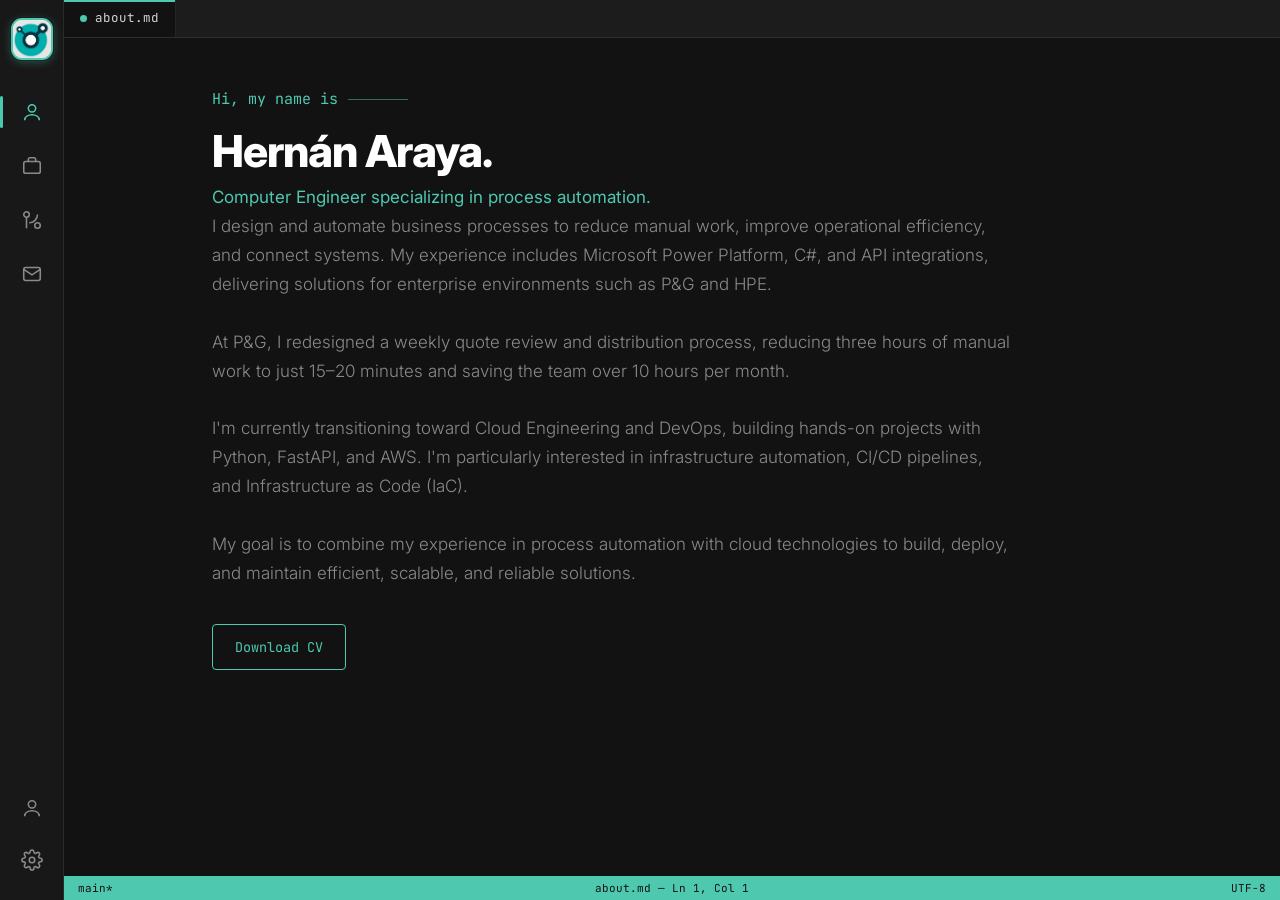
<file: index.html>
<!DOCTYPE html>
<html lang="es">

<head>
  <meta charset="UTF-8">
  <meta name="viewport" content="width=device-width, initial-scale=1.0">
  <link rel="icon" type="image/x-icon" href="assets/img/icon.ico">
  <title>Hernan Araya L</title>
  <link href="https://cdnjs.cloudflare.com/ajax/libs/twitter-bootstrap/5.3.3/css/bootstrap.min.css" rel="stylesheet">
  <link
    href="https://fonts.googleapis.com/css2?family=JetBrains+Mono:wght@400;500;700&family=Inter:wght@400;500;600;700;800&display=swap"
    rel="stylesheet">
  <link rel="stylesheet" type="text/css" href="styles.css">
</head>

<body>

  <div class="app">

    <!-- ICON RAIL -->
    <nav class="rail">
      <div class="rail-logo">
        <img src="assets/img/logo.jpg" alt="HDesarrollo" title="HDesarrollo">
      </div>

      <div class="rail-icons">


        <button class="rail-btn active" data-target="about">
          <!--<svg viewBox="0 0 24 24"><path d="M14 3v4a1 1 0 0 0 1 1h4"/><path d="M17 21H7a2 2 0 0 1-2-2V5a2 2 0 0 1 2-2h7l5 5v11a2 2 0 0 1-2 2z"/><path d="M9 13h6"/><path d="M9 17h6"/></svg>-->
          <svg viewBox="0 0 24 24">
            <circle cx="12" cy="8" r="4" />
            <path d="M4 21c0-4 4-6 8-6s8 2 8 6" />
          </svg>
          <span class="rail-tooltip">about.md</span>
        </button>

        <button class="rail-btn" data-target="work">
          <svg viewBox="0 0 24 24">
            <rect x="3" y="7" width="18" height="13" rx="2" />
            <path d="M8 7V5a2 2 0 0 1 2-2h4a2 2 0 0 1 2 2v2" />
          </svg>
          <span class="rail-tooltip">experience.js</span>
        </button>

        <button class="rail-btn" data-target="experience">
          <svg viewBox="0 0 24 24">
            <circle cx="6" cy="6" r="3" />
            <path d="M6 9v12" />
            <circle cx="18" cy="18" r="3" />
            <path d="M18 6a9 9 0 0 1-9 9" />
          </svg>
          <span class="rail-tooltip">projects.py</span>
        </button>



        <button class="rail-btn" data-target="contact">
          <svg viewBox="0 0 24 24">
            <rect x="3" y="5" width="18" height="14" rx="2" />
            <path d="m3 7 9 6 9-6" />
          </svg>
          <span class="rail-tooltip">contact.sh</span>
        </button>

      </div>
      <div class="rail-bottom">
        <button class="rail-btn">
          <svg viewBox="0 0 24 24">
            <circle cx="12" cy="8" r="4" />
            <path d="M4 21c0-4 4-6 8-6s8 2 8 6" />
          </svg>
          <span class="rail-tooltip">Hernán Araya</span>
        </button>
        <button class="rail-btn">
          <svg viewBox="0 0 24 24">
            <circle cx="12" cy="12" r="3" />
            <path
              d="M19.4 15a1.7 1.7 0 0 0 .34 1.87l.06.06a2 2 0 1 1-2.83 2.83l-.06-.06a1.7 1.7 0 0 0-1.87-.34 1.7 1.7 0 0 0-1 1.55V21a2 2 0 0 1-4 0v-.09A1.7 1.7 0 0 0 9 19.4a1.7 1.7 0 0 0-1.87.34l-.06.06a2 2 0 1 1-2.83-2.83l.06-.06a1.7 1.7 0 0 0 .34-1.87 1.7 1.7 0 0 0-1.55-1H3a2 2 0 0 1 0-4h.09A1.7 1.7 0 0 0 4.6 9a1.7 1.7 0 0 0-.34-1.87l-.06-.06a2 2 0 1 1 2.83-2.83l.06.06a1.7 1.7 0 0 0 1.87.34H9a1.7 1.7 0 0 0 1-1.55V3a2 2 0 0 1 4 0v.09a1.7 1.7 0 0 0 1 1.55 1.7 1.7 0 0 0 1.87-.34l.06-.06a2 2 0 1 1 2.83 2.83l-.06.06a1.7 1.7 0 0 0-.34 1.87V9a1.7 1.7 0 0 0 1.55 1H21a2 2 0 0 1 0 4h-.09a1.7 1.7 0 0 0-1.55 1z" />
          </svg>
          <span class="rail-tooltip">Settings</span>
        </button>
      </div>
    </nav>

    <!-- MAIN AREA -->
    <div class="main">

      <div class="tabbar">
        <div class="tab" id="tabLabel"><span class="dot"></span><span id="tabText">about.md</span></div>
      </div>

      <div class="content">

        <!-- ABOUT -->
        <section class="panel show" id="panel-about">
          <div class="eyebrow">Hi, my name is</div>
          <h1 class="page-title">Hernán Araya.</h1>
          <p class="lead">
            <strong style="color:var(--teal)">Computer Engineer specializing in process automation.</strong> <br>
            


         

I design and automate business processes to reduce manual work, improve operational efficiency, and connect systems. My experience includes Microsoft Power Platform, C#, and API integrations, delivering solutions for enterprise environments such as P&G and HPE.
 <br><br>
At P&G, I redesigned a weekly quote review and distribution process, reducing three hours of manual work to just 15–20 minutes and saving the team over 10 hours per month.
 <br><br>
I'm currently transitioning toward Cloud Engineering and DevOps, building hands-on projects with Python, FastAPI, and AWS. I'm particularly interested in infrastructure automation, CI/CD pipelines, and Infrastructure as Code (IaC).
 <br><br>
My goal is to combine my experience in process automation with cloud technologies to build, deploy, and maintain efficient, scalable, and reliable solutions.
          </p>
          <a href="assets/Hernan Araya L Profile.pdf" download="Hernan Araya L Profile.pdf" class="btn-teal">Download
            CV</a>
        </section>

        <!-- EXPERIENCE -->
        <section class="panel" id="panel-work">
          <div class="num-heading"><span class="n">02.</span> Experience</div>

          <div class="exp-row">
            <div class="exp-date"> Aug 2025 — Aug 2026</div>
            <div>
              <div class="exp-role">Grooming Process Automation - <span class="exp-company"> Procter & Gamble </span>
              </div>
              <div class="exp-desc">
                <ul>
                  <li>
                    Redesigned the weekly process for reviewing and distributing supplier quotes (C&F), reducing the
                    time required from 3 hours to 15–20 minutes via an automated workflow using Power Automate.
                  </li>
                  <li>
                    Developed a second workflow to automatically process quotes returned by suppliers, cutting a 2–3
                    hour weekly task down to 20 minutes.
                  </li>
                  <li>
                    Automated the periodic reminder system for OOQ updates for PSMs and Buyers, eliminating
                    approximately one hour of manual follow-up work per person each week.
                  </li>
                  <li>
                    Built a Power BI dashboard to visualize OOQ savings by consolidating data from the NA and LA regions
                  </li>
                  <li>
                    Designed a Power Apps application (4 screens) to manage the "Below MOQ" approval process among
                    Planners, PSCs, and Buyers, integrating a SharePoint List as the database—resulting in a 20%
                    reduction in process time.
                  </li>
                  <li>
                    Configured a Knime workflow to consolidate material data from the NA and LA regions into an
                    automated report that feeds into Power BI.
                  </li>
                  <li>
                    Documented processes and automation evaluation methodologies to facilitate knowledge transfer within
                    a distributed team.
                  </li>
                </ul>

              </div>

              <div>
                <ul class="exp-tags">
                  <li>Power Automate</li>
                  <li>Power Apps</li>
                  <li>Knime</li>
                  <li>Excel</li>
                  <li>SharePoint Lists</li>
                  <li>Office Scripts</li>
                  <li>TypeScript</li>
                  <li>Power BI</li>
                </ul>
              </div>


            </div>
          </div>

          <div class="exp-row">
            <div class="exp-date">Sep 2021 — Jul 2023</div>
            <div>
              <div class="exp-role">Software Developer/Process Automation - <span class="exp-company"> Hewlett Packard
                  Enterprise</span></div>
              <div class="exp-desc">
                <ul>
                  <li>
                    Built an end-to-end web application (C#, Blazor, EPPlus) to automate the cleaning and consolidation
                    of 16,000 row reports from Power BI, eliminating a manual process that took nearly 4 hours daily.
                  </li>
                  <li>
                    Developed synchronization logic between Azure Boards, Jira, and Smartsheet (C#, SQL Server, Power
                    Automate, Azure WebJobs) by consuming the three platforms' APIs and writing database logic to
                    replace manual weekly synchronization with an automated daily process.
                  </li>
                  <li>
                    Primarily built an automated PowerPoint executive summary generator (C#, GemBox, SQL Server, Power
                    Automate) for new sales opportunities.
                  </li>
                  <li>
                    Primarily developed a bot (Power Automate, SharePoint, Dataverse) to automate the bulk uploading and
                    attaching of files for post-warranty sales opportunities, as part of a global process expansion
                    initiative (IBO).
                  </li>
                </ul>
              </div>

              <div>
                <ul class="exp-tags">
                  <li>Power Automate</li>
                  <li>C#</li>
                  <li>Blazor</li>
                  <li>API Integration</li>
                  <li>Dataverse</li>
                  <li>Microsoft SQL Server</li>
                  <li>Microsoft Azure</li>
                  <li>Postman</li>
                  <li>Azure WebJobs</li>
                  <li>EEPlus</li>
                  <li>GemBox</li>
                  <li>Jira</li>
                  <li>Git</li>
                </ul>
              </div>


            </div>
          </div>

          <div class="exp-row">
            <div class="exp-date">Apr 2017 — Dec 2019</div>
            <div>
              <div class="exp-role">Web & Data Developer (Student Assistant) - <span class="exp-company"> Universidad
                  Estatal a
                  Distancia</span></div>

              <div class="exp-desc">
                <ul>
                  <li>Built WordPress sites with Divi tailored to the needs of different university departments.</li>
                  <li>Customized sites with JavaScript to add small calculations and display dynamic data.</li>
                  <li>Managed geospatial data and stored it in PostgreSQL using PostGIS.</li>
                  <li>Developed a web platform with CakePHP, HTML, JavaScript, and CSS to centralize learning resources.
                  </li>
                </ul>
              </div>

              <div>
                <ul class="exp-tags">
                  <li>WordPress</li>
                  <li>Divi</li>
                  <li>JavaScript</li>
                  <li>PostgreSQL</li>
                  <li>PostGIS</li>
                  <li>CakePHP</li>
                  <li>PHP</li>
                  <li>HTML</li>
                  <li>CSS</li>
                </ul>
              </div>

            </div>
          </div>
        </section>

        <!-- WORK / PROJECTS -->
        <section class="panel" id="panel-experience">

          <div class="num-heading"><span class="n">03.</span> My projects</div>

          <div class="proj-grid">
            <div class="proj-card">
              <div class="proj-top">
                <div class="proj-icon"><svg viewBox="0 0 24 24">
                    <rect x="3" y="3" width="7" height="7" rx="1" />
                    <rect x="14" y="3" width="7" height="7" rx="1" />
                    <rect x="3" y="14" width="7" height="7" rx="1" />
                    <rect x="14" y="14" width="7" height="7" rx="1" />
                  </svg></div>
                <div class="proj-links">

                  <a href="https://github.com/haraya/InventarioTFGUNED" target="_blank" rel="noopener"
                    aria-label="Ver código en GitHub">
                    <svg viewBox="0 0 24 24">
                      <path
                        d="M9 19c-5 1.5-5-2.5-7-3m14 6v-3.9a3.1 3.1 0 0 0-.9-2.4c3-.3 6-1.5 6-6.6a5.1 5.1 0 0 0-1.4-3.5 4.7 4.7 0 0 0-.1-3.5s-1.1-.3-3.5 1.3a12.3 12.3 0 0 0-6.4 0C7.3 1.8 6.2 2.1 6.2 2.1a4.7 4.7 0 0 0-.1 3.5A5.1 5.1 0 0 0 4.7 9c0 5.1 3 6.3 6 6.6a3.1 3.1 0 0 0-.9 2.4V22" />
                    </svg>
                  </a>

                  <!--<svg viewBox="0 0 24 24">
                    <path d="M18 13v6a2 2 0 0 1-2 2H5a2 2 0 0 1-2-2V8a2 2 0 0 1 2-2h6" />
                    <path d="m15 3 6 6" />
                    <path d="M10 14 21 3" /> -->
                  </svg>
                </div>
              </div>
              <div class="proj-title">Inventory System</div>
              <div class="proj-desc">I build the Inventory system of my graduate project using PHP, Laravel, Livewire and MySQL as database</div>
              <ul class="proj-stack">
                <li>Laravel</li>
                <li>LiveWire</li>
                <li>VSCode</li>
                <li>PHP</li>
                <li>Cursor</li>
                <li>MySQL</li>
              </ul>
            </div>

           <!-- <div class="proj-card">
              <div class="proj-top">
                <div class="proj-icon"><svg viewBox="0 0 24 24">
                    <rect x="3" y="3" width="7" height="7" rx="1" />
                    <rect x="14" y="3" width="7" height="7" rx="1" />
                    <rect x="3" y="14" width="7" height="7" rx="1" />
                    <rect x="14" y="14" width="7" height="7" rx="1" />
                  </svg></div>
                <div class="proj-links">
                  <svg viewBox="0 0 24 24">
                    <path
                      d="M9 19c-5 1.5-5-2.5-7-3m14 6v-3.9a3.1 3.1 0 0 0-.9-2.4c3-.3 6-1.5 6-6.6a5.1 5.1 0 0 0-1.4-3.5 4.7 4.7 0 0 0-.1-3.5s-1.1-.3-3.5 1.3a12.3 12.3 0 0 0-6.4 0C7.3 1.8 6.2 2.1 6.2 2.1a4.7 4.7 0 0 0-.1 3.5A5.1 5.1 0 0 0 4.7 9c0 5.1 3 6.3 6 6.6a3.1 3.1 0 0 0-.9 2.4V22" />
                  </svg>
                  <svg viewBox="0 0 24 24">
                    <path d="M18 13v6a2 2 0 0 1-2 2H5a2 2 0 0 1-2-2V8a2 2 0 0 1 2-2h6" />
                    <path d="m15 3 6 6" />
                    <path d="M10 14 21 3" />
                  </svg>
                </div>
              </div>


              <div class="proj-title">Spotify Profile</div>
              <div class="proj-desc">Aplicación web que usa la API de Spotify para mostrar información detallada sobre
                el perfil musical de un usuario.</div>
              <ul class="proj-stack">
                <li>React</li>
                <li>Express</li>
                <li>Spotify API</li>
              </ul>
            </div>

            <div class="proj-card">
              <div class="proj-top">
                <div class="proj-icon"><svg viewBox="0 0 24 24">
                    <rect x="3" y="3" width="7" height="7" rx="1" />
                    <rect x="14" y="3" width="7" height="7" rx="1" />
                    <rect x="3" y="14" width="7" height="7" rx="1" />
                    <rect x="14" y="14" width="7" height="7" rx="1" />
                  </svg></div>
                <div class="proj-links">
                  <svg viewBox="0 0 24 24">
                    <path
                      d="M9 19c-5 1.5-5-2.5-7-3m14 6v-3.9a3.1 3.1 0 0 0-.9-2.4c3-.3 6-1.5 6-6.6a5.1 5.1 0 0 0-1.4-3.5 4.7 4.7 0 0 0-.1-3.5s-1.1-.3-3.5 1.3a12.3 12.3 0 0 0-6.4 0C7.3 1.8 6.2 2.1 6.2 2.1a4.7 4.7 0 0 0-.1 3.5A5.1 5.1 0 0 0 4.7 9c0 5.1 3 6.3 6 6.6a3.1 3.1 0 0 0-.9 2.4V22" />
                  </svg>
                </div>
              </div>
              <div class="proj-title">Build a Spotify Connected App</div>
              <div class="proj-desc">Curso en video y guía escrita para construir una app conectada a la API de Spotify
                usando Node y React.</div>
              <ul class="proj-stack">
                <li>Node.js</li>
                <li>React</li>
                <li>Heroku</li>
              </ul>
            </div>

            <div class="proj-card">
              <div class="proj-top">
                <div class="proj-icon"><svg viewBox="0 0 24 24">
                    <rect x="3" y="3" width="7" height="7" rx="1" />
                    <rect x="14" y="3" width="7" height="7" rx="1" />
                    <rect x="3" y="14" width="7" height="7" rx="1" />
                    <rect x="14" y="14" width="7" height="7" rx="1" />
                  </svg></div>
                <div class="proj-links">
                  <svg viewBox="0 0 24 24">
                    <path
                      d="M9 19c-5 1.5-5-2.5-7-3m14 6v-3.9a3.1 3.1 0 0 0-.9-2.4c3-.3 6-1.5 6-6.6a5.1 5.1 0 0 0-1.4-3.5 4.7 4.7 0 0 0-.1-3.5s-1.1-.3-3.5 1.3a12.3 12.3 0 0 0-6.4 0C7.3 1.8 6.2 2.1 6.2 2.1a4.7 4.7 0 0 0-.1 3.5A5.1 5.1 0 0 0 4.7 9c0 5.1 3 6.3 6 6.6a3.1 3.1 0 0 0-.9 2.4V22" />
                  </svg>
                  <svg viewBox="0 0 24 24">
                    <path d="M18 13v6a2 2 0 0 1-2 2H5a2 2 0 0 1-2-2V8a2 2 0 0 1 2-2h6" />
                    <path d="m15 3 6 6" />
                    <path d="M10 14 21 3" />
                  </svg>
                </div>
              </div>
              <div class="proj-title">Personal Website V3</div>
              <div class="proj-desc">Mi sitio personal, construido con Gatsby y alojado en Netlify, con animaciones
                cuidadas y diseño responsive.</div>
              <ul class="proj-stack">
                <li>Gatsby</li>
                <li>Netlify CMS</li>
              </ul>
            </div> -->

          </div>
        </section>


        <!-- CONTACT -->
        <section class="panel" id="panel-contact">
          <div class="contact-wrap">
            <div class="eyebrow">04. What's next</div>
            <h1 class="page-title">Get in touch</h1>
            <p class="lead">
              I'm currently open to remote opportunities in software engineering and automation. <br>
              If you have a question or just want to connect, my inbox is always open.
            </p>
            <a href="mailto:hernan.araya96@outlook.com" class="btn-teal">Say hello</a>
            <div class="contact-links">
              <a href="https://github.com/haraya">GitHub</a>
              <a href="https://www.linkedin.com/in/hernanarayalopez">LinkedIn</a>
            </div>
          </div>
        </section>

      </div>

      <div class="statusbar">
        <span>main*</span>
        <span id="statusText">about.md — Ln 1, Col 1</span>
        <span>UTF-8</span>
      </div>

    </div>
  </div>

  <script src="https://cdnjs.cloudflare.com/ajax/libs/twitter-bootstrap/5.3.3/js/bootstrap.bundle.min.js"></script>
  <script src="script.js"> </script>
</body>

</html>
</file>
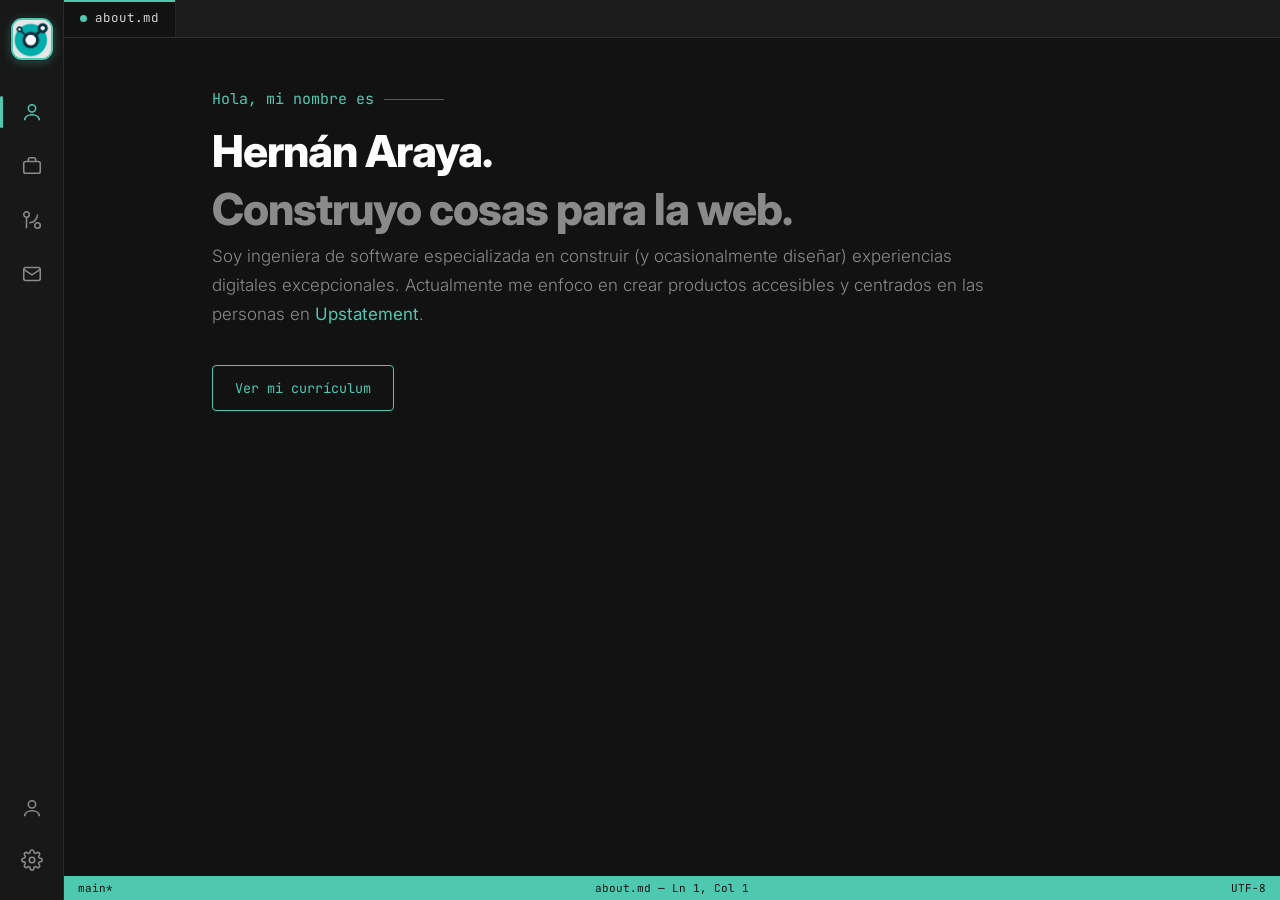
<file: portfolio.html>
<!DOCTYPE html>
<html lang="es">
<head>
<meta charset="UTF-8">
<meta name="viewport" content="width=device-width, initial-scale=1.0">
<link rel="icon" type="image/x-icon" href="img/icon.ico">
<title>Hernan Araya L</title>
<link href="https://cdnjs.cloudflare.com/ajax/libs/twitter-bootstrap/5.3.3/css/bootstrap.min.css" rel="stylesheet">
<link href="https://fonts.googleapis.com/css2?family=JetBrains+Mono:wght@400;500;700&family=Inter:wght@400;500;600;700;800&display=swap" rel="stylesheet">
<link rel="stylesheet" type="text/css" href="styles.css">
</head>
<body>

<div class="app">

  <!-- ICON RAIL -->
  <nav class="rail">
    <div class="rail-logo">
      <img src="img/logo.jpg" alt="HDesarrollo" title="HDesarrollo">
    </div>

    <div class="rail-icons">
     

      <button class="rail-btn active" data-target="about">
        <!--<svg viewBox="0 0 24 24"><path d="M14 3v4a1 1 0 0 0 1 1h4"/><path d="M17 21H7a2 2 0 0 1-2-2V5a2 2 0 0 1 2-2h7l5 5v11a2 2 0 0 1-2 2z"/><path d="M9 13h6"/><path d="M9 17h6"/></svg>-->
        <svg viewBox="0 0 24 24"><circle cx="12" cy="8" r="4"/><path d="M4 21c0-4 4-6 8-6s8 2 8 6"/></svg>
        <span class="rail-tooltip">about.md</span>
      </button>

       <button class="rail-btn" data-target="work">
        <svg viewBox="0 0 24 24"><rect x="3" y="7" width="18" height="13" rx="2"/><path d="M8 7V5a2 2 0 0 1 2-2h4a2 2 0 0 1 2 2v2"/></svg>
        <span class="rail-tooltip">experience.py</span>
      </button>

      <button class="rail-btn" data-target="experience">
        <svg viewBox="0 0 24 24"><circle cx="6" cy="6" r="3"/><path d="M6 9v12"/><circle cx="18" cy="18" r="3"/><path d="M18 6a9 9 0 0 1-9 9"/></svg>
        <span class="rail-tooltip">projects.js</span>
      </button>

     

      <button class="rail-btn" data-target="contact">
        <svg viewBox="0 0 24 24"><rect x="3" y="5" width="18" height="14" rx="2"/><path d="m3 7 9 6 9-6"/></svg>
        <span class="rail-tooltip">contact.sh</span>
      </button>

    </div>
    <div class="rail-bottom">
      <button class="rail-btn">
        <svg viewBox="0 0 24 24"><circle cx="12" cy="8" r="4"/><path d="M4 21c0-4 4-6 8-6s8 2 8 6"/></svg>
        <span class="rail-tooltip">Hernán Araya</span>
      </button>
      <button class="rail-btn">
        <svg viewBox="0 0 24 24"><circle cx="12" cy="12" r="3"/><path d="M19.4 15a1.7 1.7 0 0 0 .34 1.87l.06.06a2 2 0 1 1-2.83 2.83l-.06-.06a1.7 1.7 0 0 0-1.87-.34 1.7 1.7 0 0 0-1 1.55V21a2 2 0 0 1-4 0v-.09A1.7 1.7 0 0 0 9 19.4a1.7 1.7 0 0 0-1.87.34l-.06.06a2 2 0 1 1-2.83-2.83l.06-.06a1.7 1.7 0 0 0 .34-1.87 1.7 1.7 0 0 0-1.55-1H3a2 2 0 0 1 0-4h.09A1.7 1.7 0 0 0 4.6 9a1.7 1.7 0 0 0-.34-1.87l-.06-.06a2 2 0 1 1 2.83-2.83l.06.06a1.7 1.7 0 0 0 1.87.34H9a1.7 1.7 0 0 0 1-1.55V3a2 2 0 0 1 4 0v.09a1.7 1.7 0 0 0 1 1.55 1.7 1.7 0 0 0 1.87-.34l.06-.06a2 2 0 1 1 2.83 2.83l-.06.06a1.7 1.7 0 0 0-.34 1.87V9a1.7 1.7 0 0 0 1.55 1H21a2 2 0 0 1 0 4h-.09a1.7 1.7 0 0 0-1.55 1z"/></svg>
        <span class="rail-tooltip">Settings</span>
      </button>
    </div>
  </nav>

  <!-- MAIN AREA -->
  <div class="main">

    <div class="tabbar">
      <div class="tab" id="tabLabel"><span class="dot"></span><span id="tabText">about.md</span></div>
    </div>

    <div class="content">

      <!-- ABOUT -->
      <section class="panel show" id="panel-about">
        <div class="eyebrow">Hola, mi nombre es</div>
        <h1 class="page-title">Hernán Araya.</h1>
        <h1 class="page-title"><span>Construyo cosas para la web.</span></h1>
        <p class="lead">
          Soy ingeniera de software especializada en construir (y ocasionalmente diseñar)
          experiencias digitales excepcionales. Actualmente me enfoco en crear productos
          accesibles y centrados en las personas en <strong style="color:var(--teal)">Upstatement</strong>.
        </p>
        <a href="#" class="btn-teal">Ver mi currículum</a>
      </section>

      <!-- EXPERIENCE -->
      <section class="panel" id="panel-work">
        <div class="num-heading"><span class="n">02.</span> Dónde he trabajado</div>

        <div class="exp-row">
          <div class="exp-date">2023 — Presente</div>
          <div>
            <div class="exp-role">Ingeniera de Software <span class="exp-company">@ Upstatement</span></div>
            <div class="exp-desc">Desarrollo de interfaces accesibles y de alto rendimiento para clientes de medios, gobierno y salud, colaborando estrechamente con diseño y producto.</div>
          </div>
        </div>

        <div class="exp-row">
          <div class="exp-date">2021 — 2023</div>
          <div>
            <div class="exp-role">Desarrolladora Frontend <span class="exp-company">@ Apollo GraphQL</span></div>
            <div class="exp-desc">Construcción de herramientas de documentación interactivas y mejoras en el rendimiento del sitio principal, reduciendo el tiempo de carga en un 40%.</div>
          </div>
        </div>

        <div class="exp-row">
          <div class="exp-date">2019 — 2021</div>
          <div>
            <div class="exp-role">Ingeniera Frontend <span class="exp-company">@ Starry</span></div>
            <div class="exp-desc">Desarrollo del panel de autoservicio del cliente, utilizado por miles de usuarios cada día para gestionar su servicio de internet.</div>
          </div>
        </div>
      </section>

      <!-- WORK / PROJECTS -->
      <section class="panel" id="panel-experience">
        <div class="num-heading"><span class="n">03.</span> Algunas cosas que he construido</div>

        <div class="proj-grid">
          <div class="proj-card">
            <div class="proj-top">
              <div class="proj-icon"><svg viewBox="0 0 24 24"><rect x="3" y="3" width="7" height="7" rx="1"/><rect x="14" y="3" width="7" height="7" rx="1"/><rect x="3" y="14" width="7" height="7" rx="1"/><rect x="14" y="14" width="7" height="7" rx="1"/></svg></div>
              <div class="proj-links">
                <svg viewBox="0 0 24 24"><path d="M9 19c-5 1.5-5-2.5-7-3m14 6v-3.9a3.1 3.1 0 0 0-.9-2.4c3-.3 6-1.5 6-6.6a5.1 5.1 0 0 0-1.4-3.5 4.7 4.7 0 0 0-.1-3.5s-1.1-.3-3.5 1.3a12.3 12.3 0 0 0-6.4 0C7.3 1.8 6.2 2.1 6.2 2.1a4.7 4.7 0 0 0-.1 3.5A5.1 5.1 0 0 0 4.7 9c0 5.1 3 6.3 6 6.6a3.1 3.1 0 0 0-.9 2.4V22"/></svg>
                <svg viewBox="0 0 24 24"><path d="M18 13v6a2 2 0 0 1-2 2H5a2 2 0 0 1-2-2V8a2 2 0 0 1 2-2h6"/><path d="m15 3 6 6"/><path d="M10 14 21 3"/></svg>
              </div>
            </div>
            <div class="proj-title">Halcyon Theme</div>
            <div class="proj-desc">Un tema oscuro de baja contrast para VS Code, Sublime Text, Atom, iTerm y más, descargado más de 200,000 veces.</div>
            <ul class="proj-stack"><li>VS Code</li><li>Sublime Text</li><li>Atom</li></ul>
          </div>

          <div class="proj-card">
            <div class="proj-top">
              <div class="proj-icon"><svg viewBox="0 0 24 24"><rect x="3" y="3" width="7" height="7" rx="1"/><rect x="14" y="3" width="7" height="7" rx="1"/><rect x="3" y="14" width="7" height="7" rx="1"/><rect x="14" y="14" width="7" height="7" rx="1"/></svg></div>
              <div class="proj-links">
                <svg viewBox="0 0 24 24"><path d="M9 19c-5 1.5-5-2.5-7-3m14 6v-3.9a3.1 3.1 0 0 0-.9-2.4c3-.3 6-1.5 6-6.6a5.1 5.1 0 0 0-1.4-3.5 4.7 4.7 0 0 0-.1-3.5s-1.1-.3-3.5 1.3a12.3 12.3 0 0 0-6.4 0C7.3 1.8 6.2 2.1 6.2 2.1a4.7 4.7 0 0 0-.1 3.5A5.1 5.1 0 0 0 4.7 9c0 5.1 3 6.3 6 6.6a3.1 3.1 0 0 0-.9 2.4V22"/></svg>
                <svg viewBox="0 0 24 24"><path d="M18 13v6a2 2 0 0 1-2 2H5a2 2 0 0 1-2-2V8a2 2 0 0 1 2-2h6"/><path d="m15 3 6 6"/><path d="M10 14 21 3"/></svg>
              </div>
            </div>
            <div class="proj-title">Spotify Profile</div>
            <div class="proj-desc">Aplicación web que usa la API de Spotify para mostrar información detallada sobre el perfil musical de un usuario.</div>
            <ul class="proj-stack"><li>React</li><li>Express</li><li>Spotify API</li></ul>
          </div>

          <div class="proj-card">
            <div class="proj-top">
              <div class="proj-icon"><svg viewBox="0 0 24 24"><rect x="3" y="3" width="7" height="7" rx="1"/><rect x="14" y="3" width="7" height="7" rx="1"/><rect x="3" y="14" width="7" height="7" rx="1"/><rect x="14" y="14" width="7" height="7" rx="1"/></svg></div>
              <div class="proj-links">
                <svg viewBox="0 0 24 24"><path d="M9 19c-5 1.5-5-2.5-7-3m14 6v-3.9a3.1 3.1 0 0 0-.9-2.4c3-.3 6-1.5 6-6.6a5.1 5.1 0 0 0-1.4-3.5 4.7 4.7 0 0 0-.1-3.5s-1.1-.3-3.5 1.3a12.3 12.3 0 0 0-6.4 0C7.3 1.8 6.2 2.1 6.2 2.1a4.7 4.7 0 0 0-.1 3.5A5.1 5.1 0 0 0 4.7 9c0 5.1 3 6.3 6 6.6a3.1 3.1 0 0 0-.9 2.4V22"/></svg>
              </div>
            </div>
            <div class="proj-title">Build a Spotify Connected App</div>
            <div class="proj-desc">Curso en video y guía escrita para construir una app conectada a la API de Spotify usando Node y React.</div>
            <ul class="proj-stack"><li>Node.js</li><li>React</li><li>Heroku</li></ul>
          </div>

          <div class="proj-card">
            <div class="proj-top">
              <div class="proj-icon"><svg viewBox="0 0 24 24"><rect x="3" y="3" width="7" height="7" rx="1"/><rect x="14" y="3" width="7" height="7" rx="1"/><rect x="3" y="14" width="7" height="7" rx="1"/><rect x="14" y="14" width="7" height="7" rx="1"/></svg></div>
              <div class="proj-links">
                <svg viewBox="0 0 24 24"><path d="M9 19c-5 1.5-5-2.5-7-3m14 6v-3.9a3.1 3.1 0 0 0-.9-2.4c3-.3 6-1.5 6-6.6a5.1 5.1 0 0 0-1.4-3.5 4.7 4.7 0 0 0-.1-3.5s-1.1-.3-3.5 1.3a12.3 12.3 0 0 0-6.4 0C7.3 1.8 6.2 2.1 6.2 2.1a4.7 4.7 0 0 0-.1 3.5A5.1 5.1 0 0 0 4.7 9c0 5.1 3 6.3 6 6.6a3.1 3.1 0 0 0-.9 2.4V22"/></svg>
                <svg viewBox="0 0 24 24"><path d="M18 13v6a2 2 0 0 1-2 2H5a2 2 0 0 1-2-2V8a2 2 0 0 1 2-2h6"/><path d="m15 3 6 6"/><path d="M10 14 21 3"/></svg>
              </div>
            </div>
            <div class="proj-title">Personal Website V3</div>
            <div class="proj-desc">Mi sitio personal, construido con Gatsby y alojado en Netlify, con animaciones cuidadas y diseño responsive.</div>
            <ul class="proj-stack"><li>Gatsby</li><li>Netlify CMS</li></ul>
          </div>
        </div>
      </section>

      <!-- CONTACT -->
      <section class="panel" id="panel-contact">
        <div class="contact-wrap">
          <div class="eyebrow">04. Qué sigue</div>
          <h1 class="page-title">Ponte en contacto</h1>
          <p class="lead">
            Actualmente estoy abierta a nuevas oportunidades; mi bandeja de entrada siempre
            está abierta. Ya sea que tengas una pregunta o solo quieras saludar, ¡haré lo
            posible por responderte!
          </p>
          <a href="mailto:hello@example.com" class="btn-teal">Di hola</a>
          <div class="contact-links">
            <a href="#">GitHub</a>
            <a href="#">LinkedIn</a>
            <a href="#">Twitter</a>
            <a href="#">Instagram</a>
          </div>
        </div>
      </section>

    </div>

    <div class="statusbar">
      <span>main*</span>
      <span id="statusText">about.md — Ln 1, Col 1</span>
      <span>UTF-8</span>
    </div>

  </div>
</div>

<script src="https://cdnjs.cloudflare.com/ajax/libs/twitter-bootstrap/5.3.3/js/bootstrap.bundle.min.js"></script>
<script src="script.js"> </script>
</body>
</html>
</file>
<file: styles.css>
:root{
    --navy: #121212;
    --navy-light: #1c1c1c;
    --navy-lighter: #2a2a2a;
    --rail: #181818;
    --slate: #8a8a8a;
    --slate-light: #d4d4d4;
    --teal: #4ec9b0;
    --white: #ffffff;
    --border: rgba(255,255,255,0.08);
  }
  *{box-sizing:border-box;}
  html,body{height:100%;}
  body{
    margin:0;
    background:var(--navy);
    color:var(--slate);
    font-family:'Inter',sans-serif;
    overflow:hidden;
  }
  .app{
    display:flex;
    height:100vh;
    width:100vw;
  }

  /* ===== ICON RAIL ===== */
  .rail{
    width:64px;
    flex-shrink:0;
    background:var(--rail);
    border-right:1px solid var(--border);
    display:flex;
    flex-direction:column;
    align-items:center;
    padding-top:18px;
  }
  .rail-logo{
    width:42px;height:42px;
    border-radius:11px;
    overflow:hidden;
    background:#f6f7f8;
    border:2px solid var(--teal);
    box-shadow:0 0 0 1px rgba(0,0,0,0.25), 0 2px 10px rgba(78,201,176,0.35);
    display:flex;align-items:center;justify-content:center;
    margin-bottom:28px;
  }
  .rail-logo img{
    width:100%;height:100%;
    object-fit:cover;
  }
  .rail-icons{
    display:flex;
    flex-direction:column;
    gap:6px;
    flex:1;
  }
  .rail-btn{
    width:48px;height:48px;
    display:flex;align-items:center;justify-content:center;
    background:none;border:none;
    color:var(--slate);
    position:relative;
    cursor:pointer;
    border-radius:8px;
    transition:color .2s ease, background .2s ease;
  }
  .rail-btn svg{width:22px;height:22px;stroke:currentColor;fill:none;stroke-width:1.7;transition:transform .2s ease;}
  .rail-btn:hover{color:var(--white);}
  .rail-btn:hover svg{transform:translateY(-1px);}
  .rail-btn.active{color:var(--teal);}
  .rail-btn.active::before{
    content:"";
    position:absolute;
    left:-8px; top:8px; bottom:8px;
    width:3px;
    background:var(--teal);
    border-radius:2px;
  }
  .rail-bottom{
    display:flex;flex-direction:column;gap:4px;
    padding-bottom:16px;
  }
  .rail-tooltip{
    position:absolute;
    left:60px;
    background:var(--navy-lighter);
    color:var(--white);
    font-size:12px;
    font-family:'JetBrains Mono',monospace;
    padding:5px 10px;
    border-radius:5px;
    white-space:nowrap;
    opacity:0;
    pointer-events:none;
    transform:translateX(-6px);
    transition:opacity .15s ease, transform .15s ease;
    z-index:10;
    border:1px solid var(--border);
  }
  .rail-btn:hover .rail-tooltip{opacity:1; transform:translateX(0);}

  /* ===== MAIN AREA ===== */
  .main{
    flex:1;
    display:flex;
    flex-direction:column;
    min-width:0;
  }

  /* fake editor tab bar, reflects active section like an open file */
  .tabbar{
    height:38px;
    background:var(--navy-light);
    border-bottom:1px solid var(--border);
    display:flex;
    align-items:stretch;
    flex-shrink:0;
  }
  .tab{
    display:flex;align-items:center;gap:8px;
    padding:0 16px;
    font-family:'JetBrains Mono',monospace;
    font-size:12.5px;
    color:var(--slate-light);
    border-right:1px solid var(--border);
    background:var(--navy);
    position:relative;
  }
  .tab::before{
    content:"";
    position:absolute;
    top:0;left:0;right:0;
    height:2px;
    background:var(--teal);
  }
  .tab .dot{width:7px;height:7px;border-radius:50%;background:var(--teal);flex-shrink:0;}

  .content{
    flex:1;
    overflow-y:auto;
    padding:0;
  }
  .content::-webkit-scrollbar{width:10px;}
  .content::-webkit-scrollbar-track{background:var(--navy);}
  .content::-webkit-scrollbar-thumb{background:var(--navy-lighter);border-radius:6px;}

  .panel{
    display:none;
    max-width:1000px;
    margin:0 auto;
    padding:50px 40px 120px;
    animation:fadeUp .45s ease;
  }

  .panel.show{display:block;}
  @keyframes fadeUp{
    from{opacity:0; transform:translateY(14px);}
    to{opacity:1; transform:translateY(0);}
  }

  .eyebrow{
    color:var(--teal);
    font-family:'JetBrains Mono',monospace;
    font-size:15px;
    margin-bottom:14px;
    display:flex;
    align-items:center;
    gap:10px;
  }
  .eyebrow::after{
    content:"";
    height:1px;
    flex:0 0 60px;
    background:var(--teal);
    opacity:.5;
  }
  h1.page-title{
    font-size:44px;
    font-weight:800;
    color:var(--white);
    margin:0 0 6px;
    letter-spacing:-1px;
  }
  h1.page-title span{color:var(--slate);}
  p.lead{
    max-width:800px;
    font-size:17px;
    line-height:1.7;
    color:var(--slate);
  }
  .btn-teal{
    margin-top:20px;
    display:inline-block;
    border:1px solid var(--teal);
    color:var(--teal);
    font-family:'JetBrains Mono',monospace;
    font-size:13.5px;
    padding:12px 22px;
    border-radius:4px;
    text-decoration:none;
    transition:background .2s ease, transform .2s ease;
  }
  .btn-teal:hover{background:rgba(100,255,218,0.08); transform:translateY(-2px); color:var(--teal);}

  /* numbered heading used for sections where sequence is real (experience timeline) */
  .num-heading{
    display:flex;align-items:center;gap:10px;
    font-size:26px;font-weight:700;color:var(--white);
    margin-bottom:36px;
  }
  .num-heading .n{color:var(--teal); font-family:'JetBrains Mono',monospace; font-size:20px;}
  .num-heading::after{content:"";flex:1;height:1px;background:var(--navy-lighter);margin-left:14px;}

  /* Experience */
  .exp-row{
    display:flex;
    gap:24px;
    padding:22px 0;
    border-bottom:1px solid var(--navy-lighter);
  }
  .exp-row:last-child{border-bottom:none;}
  .exp-date{
    width:145px;flex-shrink:0;
    font-family:'JetBrains Mono',monospace;
    font-size:12.5px;
    color:var(--slate);
    padding-top:3px;
  }
  .exp-role{color:var(--white); font-weight:600; font-size:16px; margin-bottom:4px;}
  .exp-company{color:var(--teal); font-weight:500;}
  .exp-desc{margin-top:8px; font-size:14.5px; line-height:1.7; color:var(--slate);}

  /* Projects */
  .proj-grid{display:grid; grid-template-columns:1fr 1fr; gap:22px;}
  @media (max-width:700px){.proj-grid{grid-template-columns:1fr;}}
  .proj-card{
    background:var(--navy-light);
    border:1px solid var(--border);
    border-radius:6px;
    padding:24px;
    transition:transform .25s ease, border-color .25s ease;
  }
  .proj-card:hover{transform:translateY(-5px); border-color:var(--teal);}
  .proj-top{display:flex; justify-content:space-between; align-items:flex-start; margin-bottom:18px;}
  .proj-icon{color:var(--teal);}
  .proj-icon svg{width:22px;height:22px;stroke:currentColor;fill:none;stroke-width:1.6;}
  .proj-links{display:flex; gap:12px; color:var(--slate-light);}
  .proj-links svg{width:19px;height:19px;stroke:currentColor;fill:none;stroke-width:1.6;}
  .proj-title{color:var(--white); font-size:17.5px; font-weight:700; margin-bottom:10px;}
  .proj-desc{font-size:14px; line-height:1.7; color:var(--slate);}
  .proj-stack{
    list-style:none; display:flex; flex-wrap:wrap; gap:10px 14px;
    padding:0; margin:18px 0 0;
    font-family:'JetBrains Mono',monospace;
    font-size:11.5px; color:var(--slate);
  }

  /* Contact */
  .contact-wrap{text-align:center; padding-top:60px;}
  .contact-wrap .eyebrow{justify-content:center;}
  .contact-wrap .eyebrow::after{display:none;}
  .contact-wrap h1{font-size:46px;}
  .contact-wrap p.lead{margin:0 auto; text-align:center;}
  .contact-links{
    display:flex; justify-content:center; gap:22px; margin-top:36px;
    font-family:'JetBrains Mono',monospace; font-size:13px;
  }
  .contact-links a{color:var(--slate-light); text-decoration:none; border-bottom:1px solid transparent;}
  .contact-links a:hover{color:var(--teal); border-color:var(--teal);}

  /* status bar bottom, VS Code flavor */
  .statusbar{
    height:24px;
    background:var(--teal);
    color:var(--navy);
    font-family:'JetBrains Mono',monospace;
    font-size:11px;
    display:flex;
    align-items:center;
    justify-content:space-between;
    padding:0 14px;
    flex-shrink:0;
  }


  .exp-tags{
  display:flex;
  flex-wrap:wrap;
  gap:8px;
  list-style:none;
  padding:0;
  margin:16px 0 0;
}
.exp-tags li{
  font-family:'JetBrains Mono', monospace; /* usa la misma fuente mono de tu eyebrow */
  font-size:12px;
  padding:4px 10px;
  border-radius:999px;
  color:var(--teal);
  background:rgba(100,255,218,.08); /* ajusta al tono de tu teal */
  border:1px solid rgba(100,255,218,.25);
}
</file>
